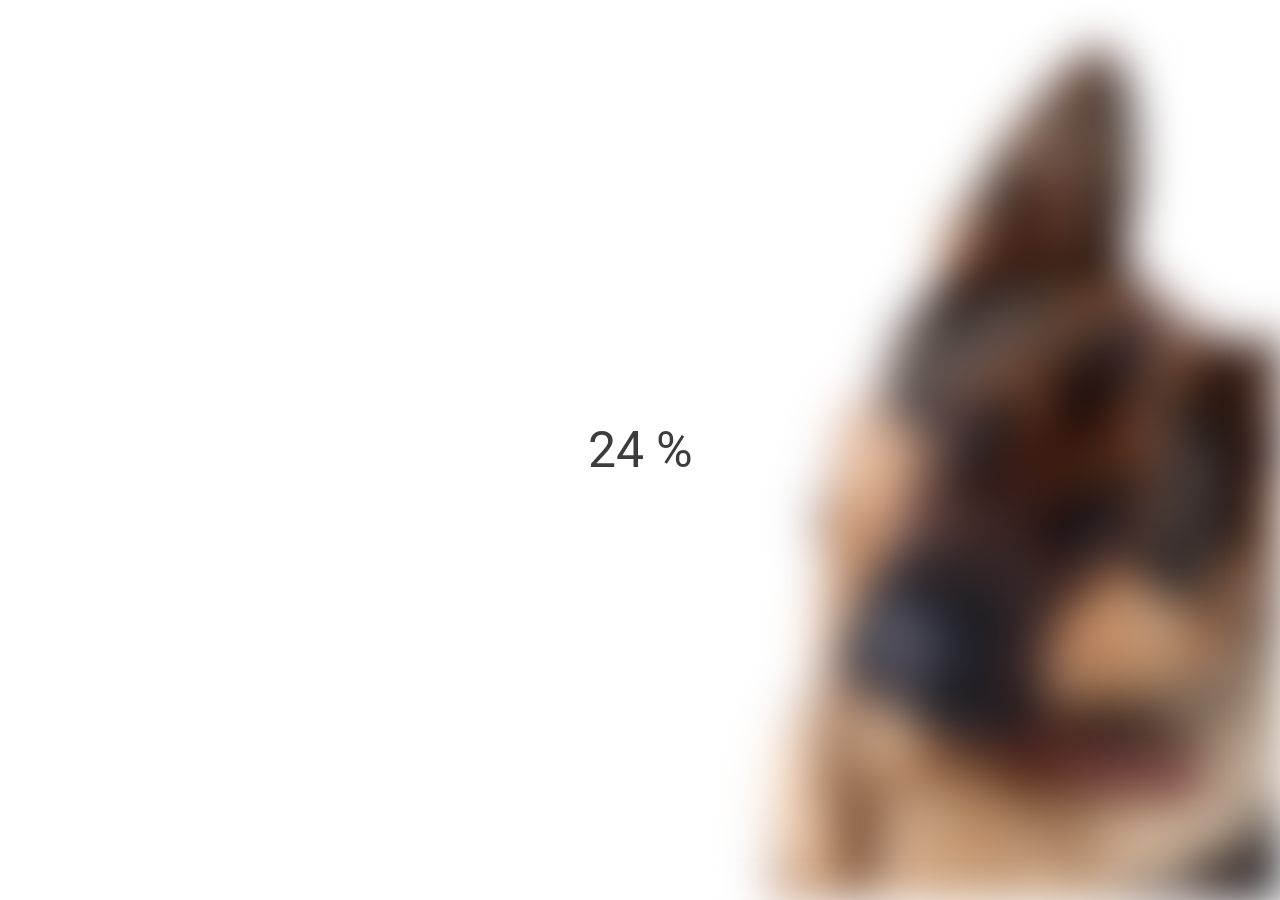
<file: Blurry Loading/index.html>
<!DOCTYPE html>
<html lang="en">
  <head>
    <meta charset="UTF-8" />
    <meta name="viewport" content="width=device-width, initial-scale=1.0" />
    <link rel="stylesheet" href="style.css" />
     <link rel="stylesheet"  href="https://cdnjs.cloudflare.com/ajax/libs/font-awesome/6.1.1/css/all.min.css"></link>
    <title>My Project</title>
  </head>
  <body>
    <section class="bg"></section>
    <div class="loadCount">0 %</div>
    <script src="script.js"></script>
  </body>
</html>
</file>
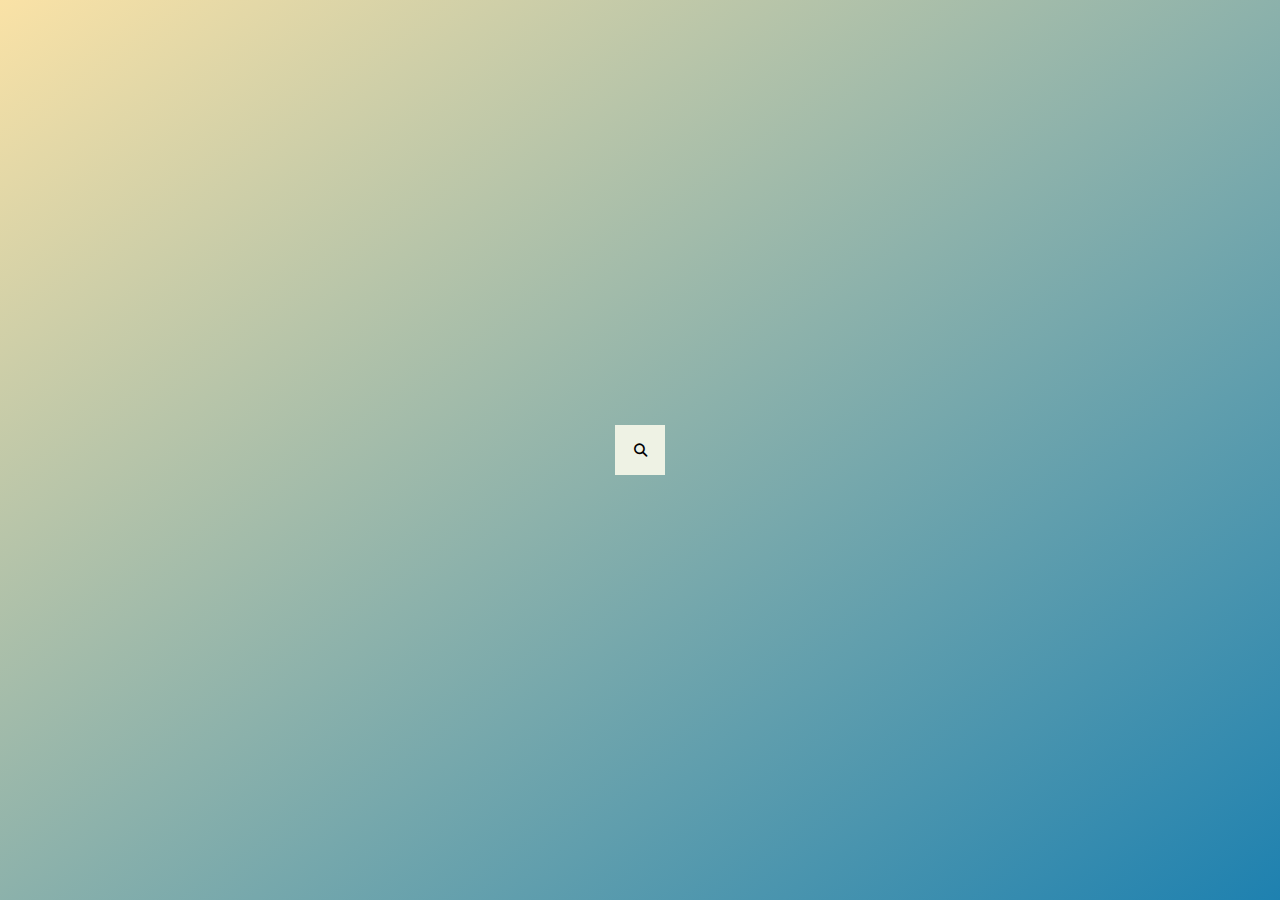
<file: Hidden Search Widget/index.html>
<!DOCTYPE html>
<html lang="en">
  <head>
    <meta charset="UTF-8" />
    <meta name="viewport" content="width=device-width, initial-scale=1.0" />
     <link rel="stylesheet"  href="https://cdnjs.cloudflare.com/ajax/libs/font-awesome/6.1.1/css/all.min.css"></link>
    <link rel="stylesheet" href="style.css" />
    <title>My Project</title>
  </head>
  <body>
    
    <div>
      <input id="searchField" type="" name="" placeholder="Search....">
      <button type="submit" id="searchBtn" onclick="expandInput()"><i class="fa-solid fa-magnifying-glass"></i></button>
    <div>
    <script src="style.js"></script>
  </body>
</html>
</file>
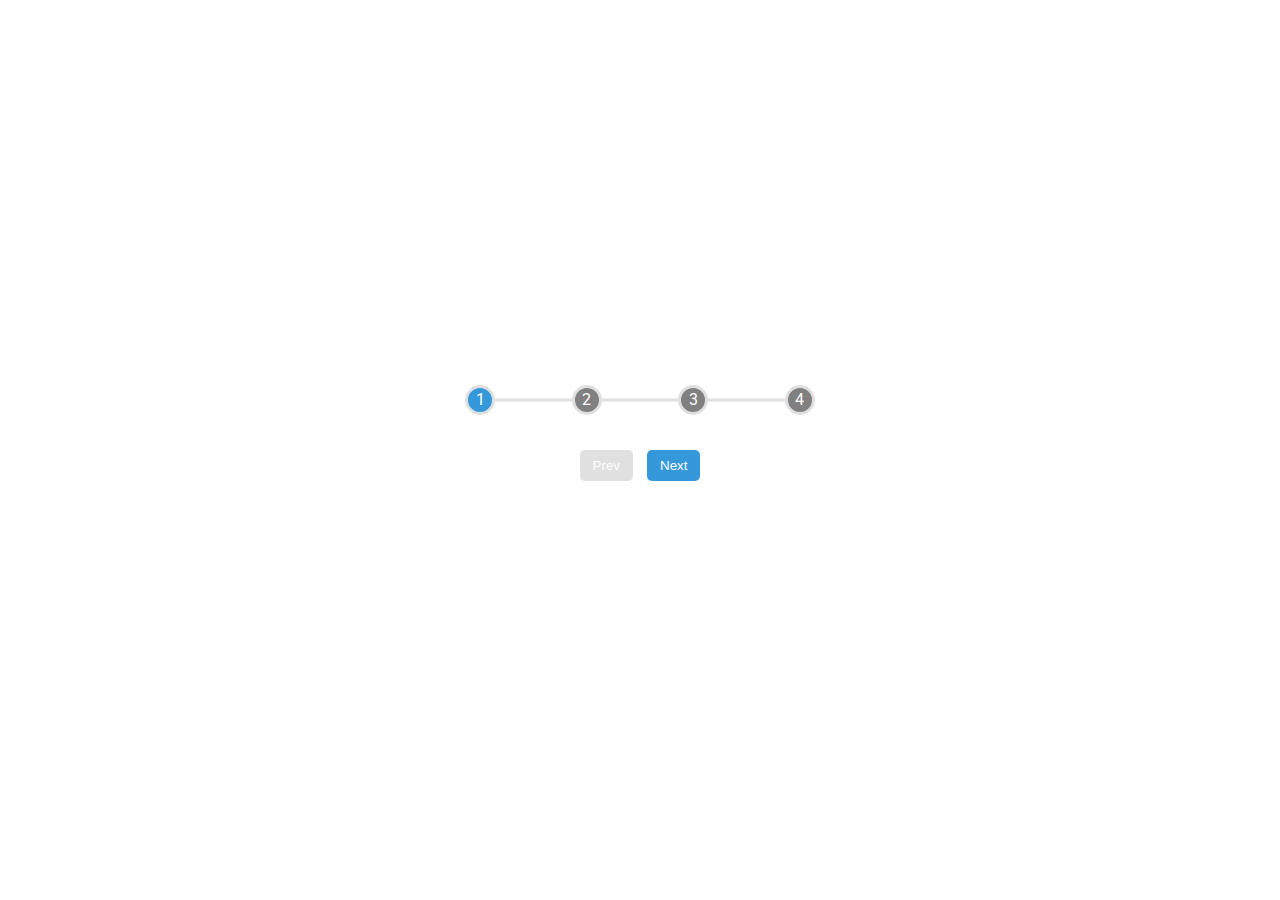
<file: Progress steps/index.html>
<!DOCTYPE html>
<html lang="en">
  <head>
    <meta charset="UTF-8" />
    <meta name="viewport" content="width=device-width, initial-scale=1.0" />
    <link rel="stylesheet" href="style.css" />
    <title>Progress Steps</title>
  </head>
  <body>
    <div class="container">
      <div class="progressContainer">
          <div class="progress" id="progress"></div>
         <div class="circle active">1</div>
         <div class="circle">2</div>
         <div class="circle">3</div>
         <div class="circle">4</div>
      </div>
         <button class="btn" id="prev" onclick="moveBack()" disabled>Prev</button>
         <button class="btn" id="next" onclick="moveForword()">Next</button>
      </div>

    <script src="index.js"></script>
  </body>
</html>
</file>
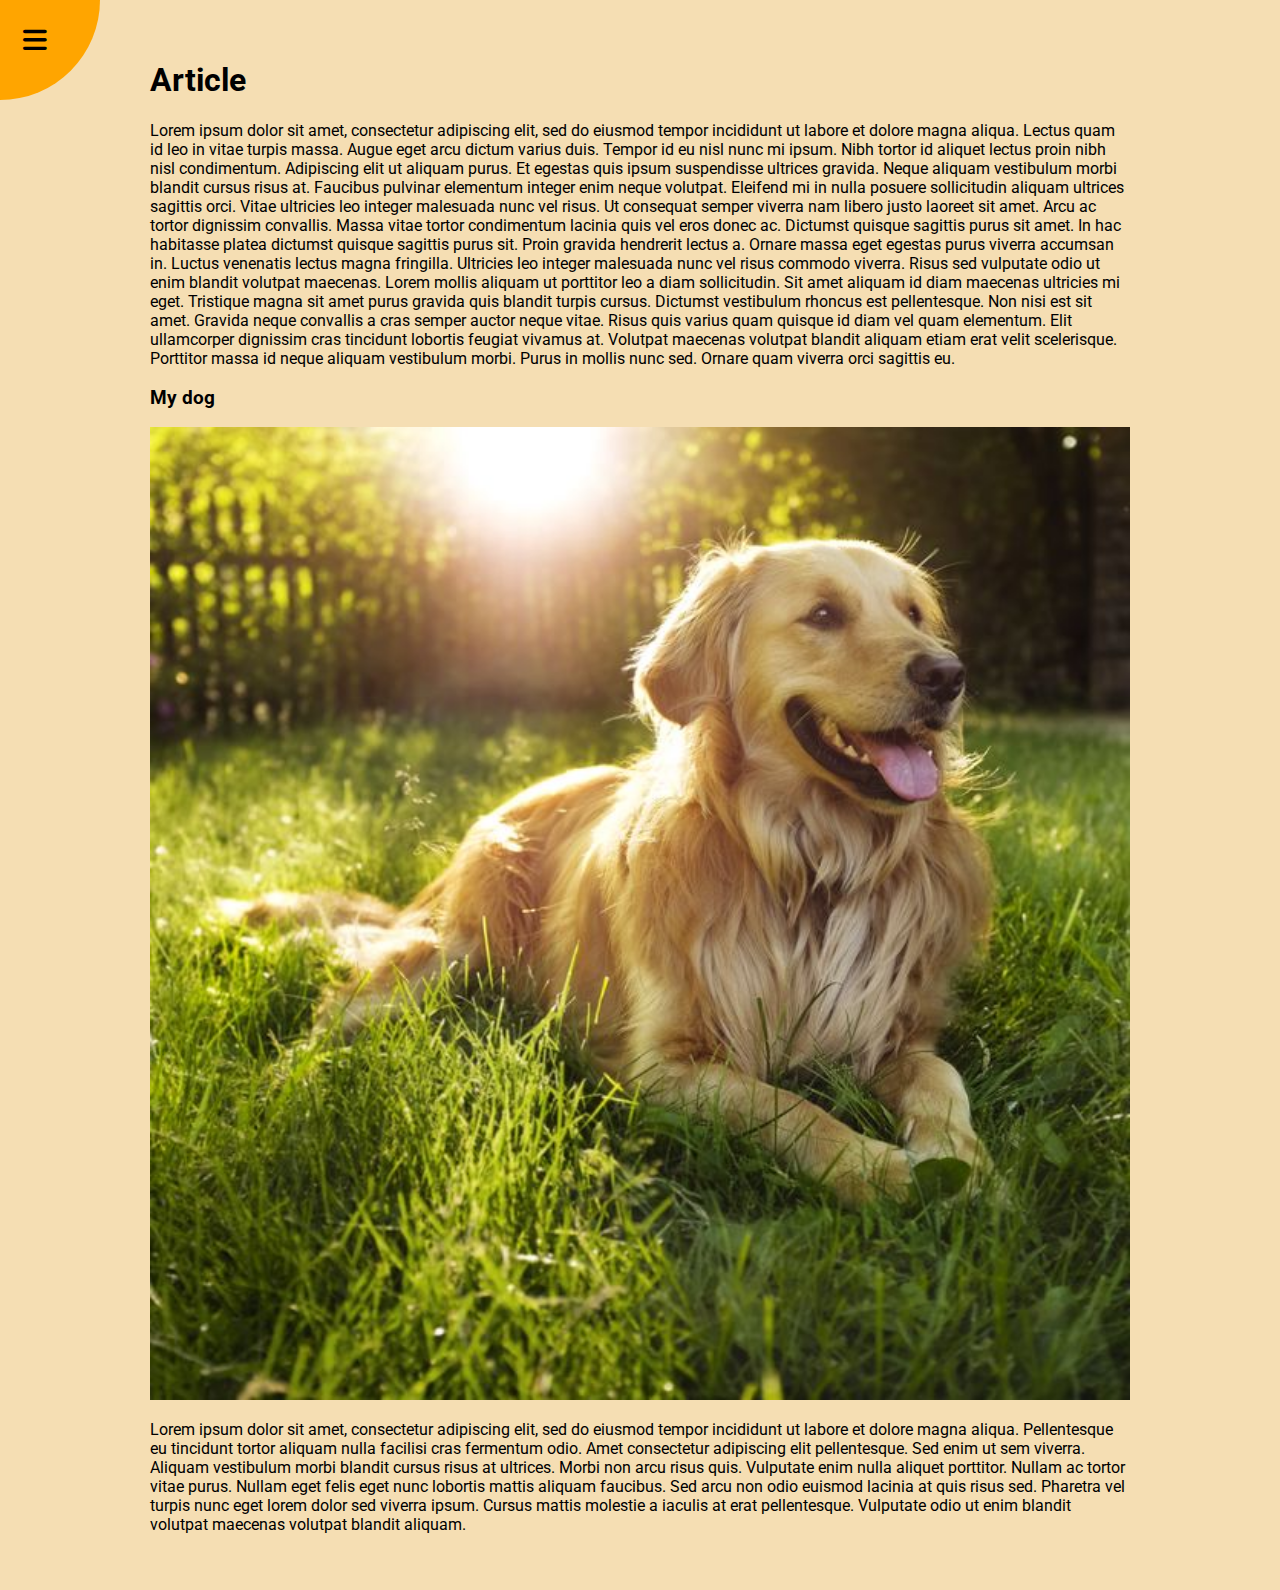
<file: Rotating Navigation/index.html>
<!DOCTYPE html>
<html lang="en">
  <head>
    <meta charset="UTF-8" />
    <meta name="viewport" content="width=device-width, initial-scale=1.0" />
    <link rel="stylesheet" href="style.css" />
    <title></title>
    <link rel="stylesheet"  href="https://cdnjs.cloudflare.com/ajax/libs/font-awesome/6.1.1/css/all.min.css"></link>
  </head>
  <body>
  	<div id="article"> 
  		<h1>Article</h1>
  		<p> 
  			Lorem ipsum dolor sit amet, consectetur adipiscing elit, sed do eiusmod tempor incididunt ut labore et dolore magna aliqua. Lectus quam id leo in vitae turpis massa. Augue eget arcu dictum varius duis. Tempor id eu nisl nunc mi ipsum. Nibh tortor id aliquet lectus proin nibh nisl condimentum. Adipiscing elit ut aliquam purus. Et egestas quis ipsum suspendisse ultrices gravida. Neque aliquam vestibulum morbi blandit cursus risus at. Faucibus pulvinar elementum integer enim neque volutpat. Eleifend mi in nulla posuere sollicitudin aliquam ultrices sagittis orci. Vitae ultricies leo integer malesuada nunc vel risus. Ut consequat semper viverra nam libero justo laoreet sit amet. Arcu ac tortor dignissim convallis. Massa vitae tortor condimentum lacinia quis vel eros donec ac. Dictumst quisque sagittis purus sit amet. In hac habitasse platea dictumst quisque sagittis purus sit. Proin gravida hendrerit lectus a. Ornare massa eget egestas purus viverra accumsan in.

Luctus venenatis lectus magna fringilla. Ultricies leo integer malesuada nunc vel risus commodo viverra. Risus sed vulputate odio ut enim blandit volutpat maecenas. Lorem mollis aliquam ut porttitor leo a diam sollicitudin. Sit amet aliquam id diam maecenas ultricies mi eget. Tristique magna sit amet purus gravida quis blandit turpis cursus. Dictumst vestibulum rhoncus est pellentesque. Non nisi est sit amet. Gravida neque convallis a cras semper auctor neque vitae. Risus quis varius quam quisque id diam vel quam elementum. Elit ullamcorper dignissim cras tincidunt lobortis feugiat vivamus at. Volutpat maecenas volutpat blandit aliquam etiam erat velit scelerisque. Porttitor massa id neque aliquam vestibulum morbi. Purus in mollis nunc sed. Ornare quam viverra orci sagittis eu.
  		</p>
  		<h3>My dog</h3>
  		<img src="img/dog.jpg" width="100%">

  		<p> 
  			Lorem ipsum dolor sit amet, consectetur adipiscing elit, sed do eiusmod tempor incididunt ut labore et dolore magna aliqua. Pellentesque eu tincidunt tortor aliquam nulla facilisi cras fermentum odio. Amet consectetur adipiscing elit pellentesque. Sed enim ut sem viverra. Aliquam vestibulum morbi blandit cursus risus at ultrices. Morbi non arcu risus quis. Vulputate enim nulla aliquet porttitor. Nullam ac tortor vitae purus. Nullam eget felis eget nunc lobortis mattis aliquam faucibus. Sed arcu non odio euismod lacinia at quis risus sed. Pharetra vel turpis nunc eget lorem dolor sed viverra ipsum. Cursus mattis molestie a iaculis at erat pellentesque. Vulputate odio ut enim blandit volutpat maecenas volutpat blandit aliquam.
  		</p>
  	</div>
  	<div class="outerContainer" name="menu">
  		<div id="circle" >
			<div class="icon-container">
				<i class="fa-solid fa-xmark"></i>
        <i class="fa-solid fa-bars"></i>
			</div>
  		</div>
  	</div>
    <nav>
      <ul> 
        <li> <i class="fa-solid fa-house"></i><a href=" ">Home</a></li>
        <li> <i class="fa-solid fa-address-card"></i> <a href=" "> About</a></li>
        <li> <i class="fa-solid fa-envelope"></i><a href=" ">Contact</a></li>
      </ul>
    </nav>
    <script src="index.js"></script>
  </body>
</html>
</file>
<file: Blurry Loading/style.css>
@import url('https://fonts.googleapis.com/css2?family=Roboto:wght@400;700&display=swap');

* {
  box-sizing: border-box;
}

body {
  font-family: 'Roboto', sans-serif;
  display: flex;
  flex-direction: column;
  align-items: center;
  justify-content: center;
  height: 100vh;
  overflow: hidden;
  margin: 0;
}

.bg{
	background: url("img/loadingPage.jpg") no-repeat  center center/cover;
	position: absolute;
	width: 100vw;
	height:100vh;
	filter:blur(30px);
	z-index: -1;
}

.loadCount{
	position: absolute;
	font-size: 50px;
}
</file>
<file: Hidden Search Widget/style.css>
@import url('https://fonts.googleapis.com/css2?family=Roboto:wght@400;700&display=swap');

* {
  box-sizing: border-box;
}

body {
  font-family: 'Roboto', sans-serif;
  background-image:linear-gradient(to bottom right ,#fae2a6,#1e81b0); 
  display: flex;
  flex-direction: column;
  align-items: center;
  justify-content: center;
  height: 100vh;
  overflow: hidden;
  margin: 0;
}

div{
  position: relative;
	display: flex;
	gap:0;
}

div #searchField{
  height: 50px;
  width: 50px;
  padding-left: 20px;
	transition: width 1s;
  outline: none;
}


div input , #searchBtn{
	background-color: #eef2e4;
	border:0;
}
#searchBtn{
  position: absolute;
	height: 50px;
  width: 50px;
	padding:5px;
 
  transition: transform 1s;
}
div.active #searchField{
  width: 199px;
  
}
div.active #searchBtn{
  transform: translateX(196px);
}
</file>
<file: Progress steps/style.css>
@import url('https://fonts.googleapis.com/css2?family=Roboto:wght@400;700&display=swap');

* {
  box-sizing: border-box;
}

body {
  font-family: 'Roboto', sans-serif;
  display: flex;
  flex-direction: row;
  align-items: center;
  justify-content: center;
  height: 100vh;
  overflow: hidden;
  margin: 0;
}

.container{
	text-align: center;
}

.progressContainer{
	position: relative;
	display: flex;
	justify-content: space-between;
	bottom: 30px;
	max-width:100%;
	width:350px;
  color:white;
}
.progress{
  position: absolute;
  left: 0;
  top:50%;
}
.progressContainer::before{
  content: "";
  position: absolute;
  width: 100%;
  top:50%;
  transform: translateY(-50%);
  background-color: #e0e0e0;
  height: 3px;
  z-index: -1;
}
.progress{
  position: absolute;
  width: 0%;
  top:50%;
  transform: translateY(-50%);
  background-color: #3498db;
  height: 3px;
  transition: 0.5s ease-in;
  z-index: -1;
}

.circle{
  background-color: gray;
  height: 30px;
  width: 30px;
  border-radius:50%;
  display:flex;
  align-items: center;
  justify-content: center;;
  border:3px solid #e0e0e0;
  transition: background-color 1.5s ease;
}

.active{
  background-color: #3498db;
}

.btn{
  margin:5px;
  padding:8px 13px;
  border:0px;
  border-radius: 5px;
  color:white;
  cursor: pointer;
  background-color: #3498db;
}

.btn::active{
  transform: scale(0.98);
}
.btn:disabled{
  background-color: #e0e0e0;
}
</file>
<file: Rotating Navigation/style.css>
@import url('https://fonts.googleapis.com/css2?family=Roboto:wght@400;700&display=swap');

* {
  box-sizing: border-box;
}

body {
  font-family: 'Roboto', sans-serif;
  display: flex;
  flex-direction: column;
  align-items: center;
  justify-content: center;
  height: 100%;
  margin: 0;
  overflow-x:hidden;
  background-color: gray;
}

#article{
  background-color: wheat;
  padding: 40px 150px ;
  transition: transform 0.4s linear 0.2s; 
  transform-origin: top left;
  left: 0;
  top:0;
}

.outerContainer{
    position:fixed;
    align-items: center;
    justify-content: center;
    top: -100px;
    left: -100px;
    font-size: 27px;
    transition: transform 0.6s linear;
}
#circle{
    width: 200px;
    height: 200px;
    background-color: orange;
    border-radius: 50%;
    cursor: pointer;
}
.icon-container{
    display: flex;
    align-items: center;
    justify-content: center;
    gap: 39px;
    font-size: 27px;
    width: 100%;
    height: 100%;
}
.slide{
  transform: rotate(-20deg); 
}
.spin{
  transform: rotate(-140deg);
}
.icon-container i:last-child{
  margin-top:80px;
}

.icon-container i:first-child{
  margin-bottom:10px;
  margin-right:10px;
  transform: rotate(52deg);
}
nav{
	position: fixed;
	left: 0;
	bottom:20px;
	z-index: -1;
	transition: transform 1s;
	transform: translateX(-180px);
}

.translate{
	transform: translateX(0px);
}

nav ul {
	list-style: none;
	text-decoration: none;
	text-transform:uppercase;
	font-size: 30px;
	padding: 20px;
	color:white;
}


nav ul li:nth-child(2) a{
	margin-left: -8px;
}
nav ul a {
	text-decoration: none;
	font-size: 20px;
	color:white;
	
}

nav ul li+li{
	margin-left: 15px;
}
nav ul li+li+li{
	margin-left: 30px;
}
nav ul li i {
	margin-right: 15px;
}
</file>
